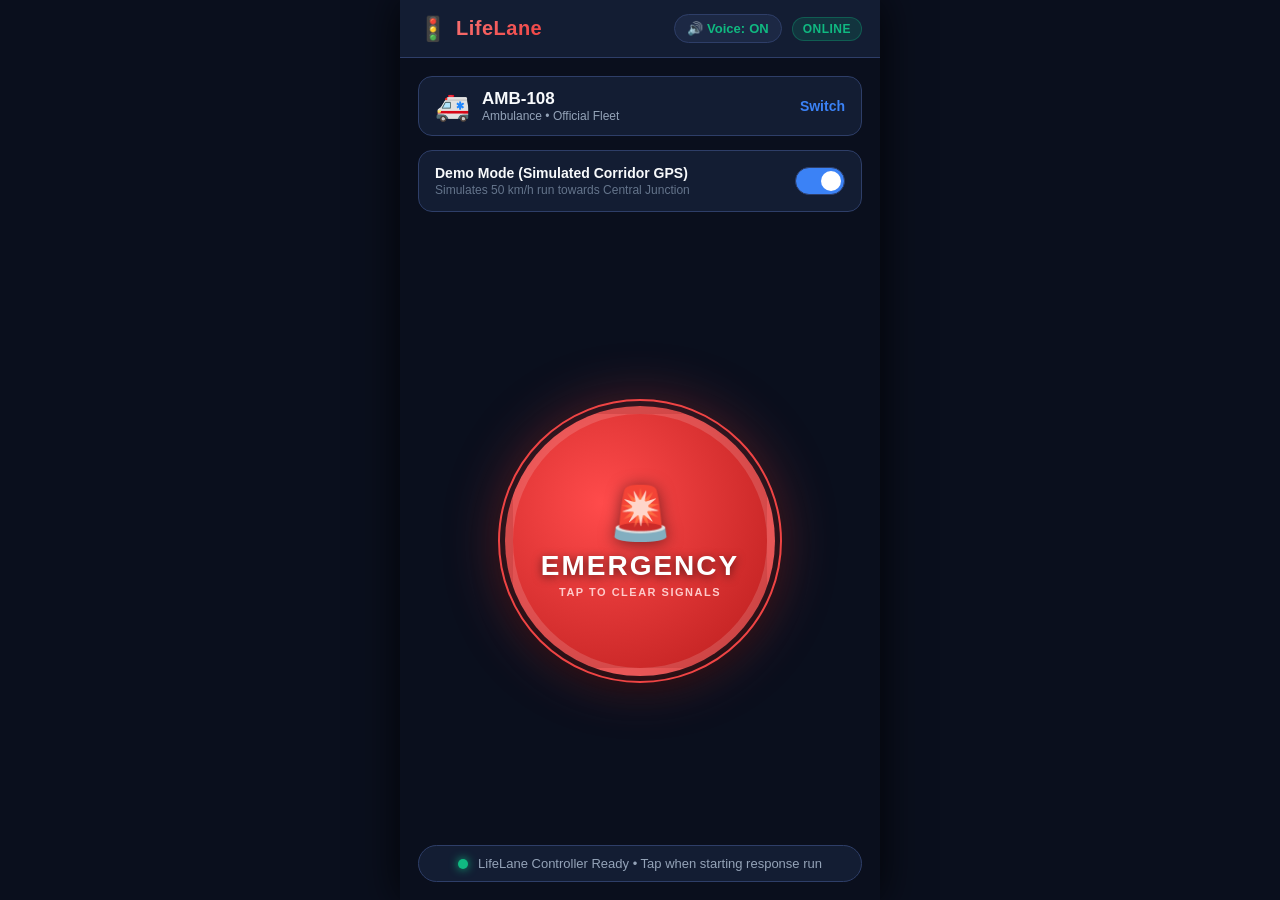
<file: driver_app/index.html>
<!DOCTYPE html>
<html lang="en">
<head>
  <meta charset="UTF-8">
  <meta name="viewport" content="width=device-width, initial-scale=1.0, maximum-scale=1.0, user-scalable=no">
  <meta name="theme-color" content="#dc2626">
  <meta name="apple-mobile-web-app-capable" content="yes">
  <meta name="apple-mobile-web-app-status-bar-style" content="black-translucent">
  <title>LifeLane – Driver Emergency Portal</title>
  <link rel="manifest" href="manifest.json">
  <link rel="icon" type="image/svg+xml" href="icon.svg">
  <link rel="stylesheet" href="style.css">
</head>
<body>
  <!-- App Container -->
  <div class="app-viewport">

    <!-- Top Navigation Bar -->
    <header class="app-header">
      <div class="brand">
        <span class="brand-icon">🚦</span>
        <span class="brand-name">LifeLane</span>
      </div>
      <div class="header-controls">
        <button id="voiceToggleBtn" class="pill-btn voice-btn" title="Toggle Voice Prompts">
          🔊 Voice: <span id="voiceStatusText">ON</span>
        </button>
        <div id="connectionBadge" class="connection-badge online">Online</div>
      </div>
    </header>

    <!-- Main Content Area -->
    <main class="app-body">

      <!-- ==================== SCREEN 1: LOGIN ==================== -->
      <section id="loginScreen" class="screen-view active">
        <div class="card login-card">
          <div class="hero-icon">🚑</div>
          <h1 class="screen-title">Vehicle Login</h1>
          <p class="screen-subtext">Enter your vehicle credentials to enable priority signal preemption.</p>

          <form id="loginForm" onsubmit="handleLogin(event)">
            <div class="form-group">
              <label for="vehicleIdInput">Vehicle ID / Number Plate</label>
              <input type="text" id="vehicleIdInput" placeholder="e.g. AMB-108 or DL-01-AM-1080" required autocomplete="off">
              <span class="input-hint">Official fleet ID or private registration</span>
            </div>

            <div class="form-group">
              <label for="vehicleTypeSelect">Vehicle Category</label>
              <select id="vehicleTypeSelect" required onchange="handleVehicleTypeChange()">
                <option value="ambulance">Ambulance (Official Fleet)</option>
                <option value="fire">Fire Brigade (Official Fleet)</option>
                <option value="police">Police Escort (Official Fleet)</option>
                <option value="private_medical">Private Vehicle (Medical Emergency)</option>
                <option value="private_fire">Private Vehicle (Fire Emergency)</option>
              </select>
            </div>

            <div class="quick-presets">
              <span class="preset-label">Demo Presets:</span>
              <button type="button" class="preset-chip" onclick="setPreset('AMB-108', 'ambulance')">Ambulance #108</button>
              <button type="button" class="preset-chip" onclick="setPreset('FIRE-101', 'fire')">Fire Engine #101</button>
              <button type="button" class="preset-chip" onclick="setPreset('PVT-9921', 'private_medical')">Private Medical</button>
            </div>

            <button type="submit" class="primary-btn">Connect Vehicle</button>
          </form>
        </div>
      </section>

      <!-- ==================== SCREEN 2: DRIVER COCKPIT (IDLE) ==================== -->
      <section id="cockpitScreen" class="screen-view">
        <!-- Vehicle Status Strip -->
        <div class="vehicle-strip">
          <div class="strip-left">
            <span id="cockpitVehicleIcon" class="vehicle-icon">🚑</span>
            <div>
              <div id="cockpitVehicleId" class="strip-id">AMB-108</div>
              <div id="cockpitVehicleType" class="strip-type">Ambulance • Official Fleet</div>
            </div>
          </div>
          <button class="text-btn" onclick="showScreen('loginScreen')">Switch</button>
        </div>

        <!-- Demo Mode & Simulation Controls -->
        <div class="control-card">
          <div class="toggle-row">
            <span class="toggle-label">
              <strong>Demo Mode (Simulated Corridor GPS)</strong>
              <small>Simulates 50 km/h run towards Central Junction</small>
            </span>
            <label class="switch">
              <input type="checkbox" id="demoGpsToggle" checked>
              <span class="slider round"></span>
            </label>
          </div>
        </div>

        <!-- The Giant Emergency Button -->
        <div class="emergency-action-container">
          <button id="emergencyBtn" class="giant-emergency-btn" onclick="openEmergencyModal()">
            <div class="btn-ripple"></div>
            <div class="btn-inner">
              <span class="siren-icon">🚨</span>
              <span class="btn-title">EMERGENCY</span>
              <span class="btn-subtitle">TAP TO CLEAR SIGNALS</span>
            </div>
          </button>
        </div>

        <!-- Readiness Footer -->
        <div class="readiness-banner">
          <span class="status-dot green"></span>
          <span>LifeLane Controller Ready • Tap when starting response run</span>
        </div>
      </section>

      <!-- ==================== SCREEN 3: ACTIVE EMERGENCY CORRIDOR ==================== -->
      <section id="activeCorridorScreen" class="screen-view">
        <!-- Live Priority Status Header -->
        <div class="corridor-banner">
          <div class="pulse-indicator"></div>
          <div>
            <h2 class="banner-title">PRIORITY CORRIDOR ACTIVE</h2>
            <div id="verifyMessageText" class="banner-subtitle">Request Verified • Signals Preempting</div>
          </div>
        </div>

        <!-- Main Real-Time HUD Card -->
        <div class="card hud-card">
          <div class="hud-target-label">NEXT JUNCTION CLEARANCE</div>
          <div id="nextJunctionName" class="hud-junction-name">Central Crossing (Junction C)</div>

          <div class="hud-timer-container">
            <div class="timer-dial">
              <span id="etaSecondsDisplay" class="hud-eta-number">45</span>
              <span class="hud-eta-unit">SEC</span>
            </div>
            <div class="hud-signal-status">
              <div class="signal-mini-graphic">
                <span class="mini-bulb red"></span>
                <span class="mini-bulb yellow"></span>
                <span class="mini-bulb green active"></span>
              </div>
              <div class="signal-text-block">
                <strong id="approachRoadText">Approach: SOUTH ROAD</strong>
                <span id="signalStateText" class="green-text">SIGNAL: GREEN WAVE ACTIVE</span>
              </div>
            </div>
          </div>

          <!-- Progress bar towards junction -->
          <div class="corridor-progress-bar">
            <div id="corridorProgressFill" class="progress-fill" style="width: 25%;"></div>
          </div>
          <div class="progress-meta">
            <span id="distRemainingText">Distance: 320m</span>
            <span id="liveSpeedText">Speed: 50 km/h</span>
          </div>
        </div>

        <!-- Live GPS & Dispatch Card -->
        <div class="card telemetry-card">
          <div class="telem-row">
            <span class="telem-label">Destination</span>
            <span id="corridorDestinationText" class="telem-val">City General Hospital</span>
          </div>
          <div class="telem-row">
            <span class="telem-label">GPS Stream</span>
            <span id="gpsStreamStatus" class="telem-val green-text">Updating every 3s (Live)</span>
          </div>
          <div class="telem-row">
            <span class="telem-label">Corridor Plan</span>
            <span id="corridorPlanInfo" class="telem-val">Full Preemption (45s window)</span>
          </div>
        </div>

        <!-- Emergency Cancel Button -->
        <div class="cancel-action-container">
          <button id="cancelCorridorBtn" class="cancel-btn" onclick="cancelActiveCorridor()">
            🛑 CANCEL EMERGENCY CORRIDOR
            <small>Restores normal signal cycle immediately</small>
          </button>
        </div>
      </section>

    </main>

    <!-- ==================== MODAL: EMERGENCY DISPATCH FORM ==================== -->
    <div id="emergencyModal" class="modal-backdrop">
      <div class="modal-dialog">
        <div class="modal-header">
          <h2 class="modal-title">🚨 Raise Emergency Priority</h2>
          <button class="close-btn" onclick="closeEmergencyModal()">&times;</button>
        </div>

        <form id="emergencyDispatchForm" onsubmit="submitEmergencyRequest(event)">
          <!-- Emergency Category -->
          <div class="form-group">
            <label>Emergency Type</label>
            <div class="radio-group">
              <label class="radio-card">
                <input type="radio" name="emergencyKind" value="medical" checked>
                <span class="radio-body">🏥 Medical</span>
              </label>
              <label class="radio-card">
                <input type="radio" name="emergencyKind" value="fire">
                <span class="radio-body">🔥 Fire Rescue</span>
              </label>
            </div>
          </div>

          <!-- Destination -->
          <div class="form-group">
            <label for="destinationSelect">Destination Hospital / Station</label>
            <select id="destinationSelect" required>
              <option value="City General Hospital">City General Hospital (North Corridor)</option>
              <option value="Metro Trauma Center">Metro Trauma Center (South Corridor)</option>
              <option value="Central Fire Station">Central Fire Station (East Corridor)</option>
              <option value="North Sector Fire Unit">North Sector Fire Unit</option>
            </select>
          </div>

          <!-- Conditional Field for Private Vehicles -->
          <div id="privateVerificationGroup" class="form-group private-only-box" style="display: none;">
            <label for="referenceIdInput">112 Incident ID or Hospital Name *</label>
            <input type="text" id="referenceIdInput" placeholder="e.g. 112-DEL-2024-8891 or City General Hospital">
            <span class="input-hint warning-hint">Mandatory for private vehicles to prevent unauthorized signal preemption.</span>
          </div>

          <div class="modal-actions">
            <button type="button" class="secondary-btn" onclick="closeEmergencyModal()">Cancel</button>
            <button type="submit" id="dispatchConfirmBtn" class="confirm-btn">
              ⚡ CLEAR CORRIDOR NOW
            </button>
          </div>
        </form>
      </div>
    </div>

  </div>

  <script src="app.js"></script>
</body>
</html>
</file>
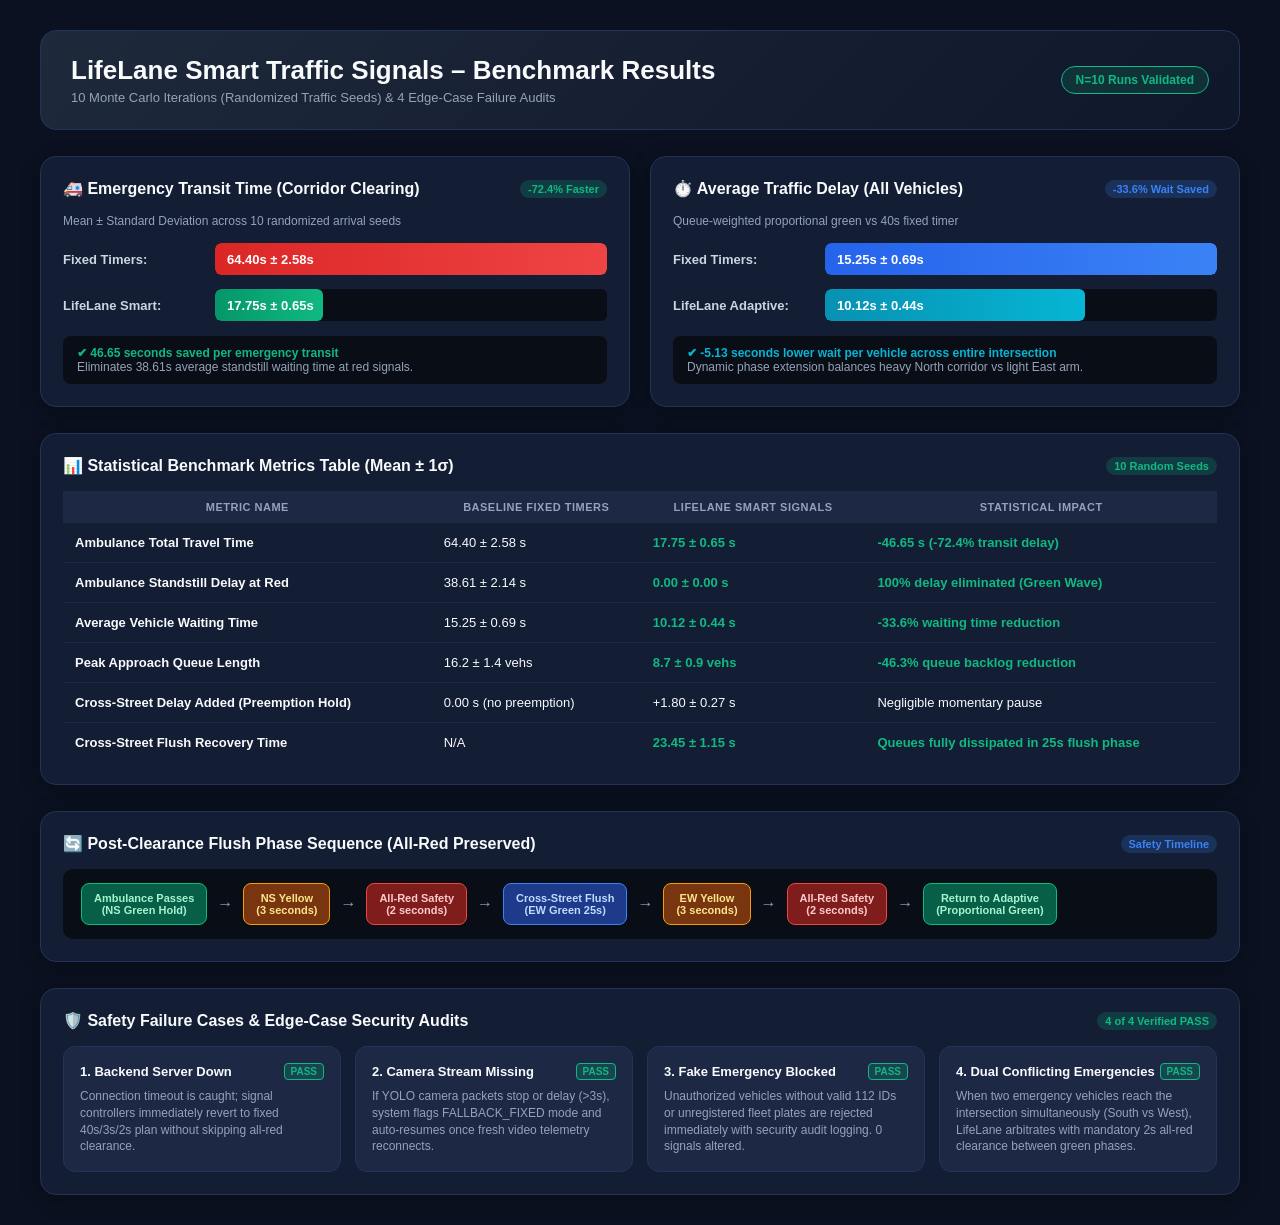
<file: presentation_charts.html>
<!DOCTYPE html>
<html lang="en">
<head>
  <meta charset="UTF-8">
  <meta name="viewport" content="width=device-width, initial-scale=1.0">
  <title>LifeLane – Benchmark Presentation Slides & Charts</title>
  <style>
    :root {
      --bg-page: #0b1120;
      --bg-card: #131d33;
      --border: #233358;
      --green: #10b981;
      --red: #ef4444;
      --blue: #3b82f6;
      --yellow: #f59e0b;
      --cyan: #06b6d4;
      --text-main: #f8fafc;
      --text-sub: #94a3b8;
    }

    * { box-sizing: border-box; margin: 0; padding: 0; font-family: -apple-system, BlinkMacSystemFont, "Segoe UI", Roboto, sans-serif; }
    body { background-color: var(--bg-page); color: var(--text-main); padding: 30px; }
    .deck { max-width: 1200px; margin: 0 auto; display: flex; flex-direction: column; gap: 26px; }

    .slide-banner {
      background: linear-gradient(135deg, #1e293b, #0f172a);
      border: 1px solid var(--border);
      border-radius: 16px;
      padding: 24px 30px;
      display: flex;
      justify-content: space-between;
      align-items: center;
    }
    .slide-title { font-size: 26px; font-weight: 800; }
    .slide-subtitle { color: var(--text-sub); font-size: 13px; margin-top: 4px; }
    .meta-badge { background: rgba(16, 185, 129, 0.15); color: var(--green); border: 1px solid var(--green); padding: 6px 14px; border-radius: 9999px; font-size: 12px; font-weight: 800; }

    .grid-2 { display: grid; grid-template-columns: 1fr 1fr; gap: 20px; }
    @media (max-width: 850px) { .grid-2 { grid-template-columns: 1fr; } }

    .card {
      background: var(--bg-card);
      border: 1px solid var(--border);
      border-radius: 16px;
      padding: 22px;
      box-shadow: 0 4px 20px rgba(0,0,0,0.3);
    }
    .card-header { display: flex; justify-content: space-between; align-items: center; margin-bottom: 16px; }
    .card-title { font-size: 16px; font-weight: 800; display: flex; align-items: center; gap: 8px; }
    .pill { font-size: 11px; font-weight: 800; padding: 3px 8px; border-radius: 9999px; }
    .pill.green { background: rgba(16, 185, 129, 0.2); color: var(--green); }
    .pill.blue { background: rgba(59, 130, 246, 0.2); color: var(--blue); }

    /* SVG Bars */
    .metric-bars { display: flex; flex-direction: column; gap: 14px; margin: 15px 0; }
    .bar-item { display: flex; align-items: center; gap: 12px; }
    .bar-lbl { width: 140px; font-size: 13px; font-weight: 700; color: #cbd5e1; }
    .bar-track { flex: 1; height: 32px; background: #090d16; border-radius: 6px; overflow: hidden; position: relative; }
    .bar-fill { height: 100%; border-radius: 6px; display: flex; align-items: center; padding-left: 12px; font-size: 13px; font-weight: 800; color: white; }
    .bar-fill.red { background: linear-gradient(90deg, #dc2626, #ef4444); width: 100%; }
    .bar-fill.green { background: linear-gradient(90deg, #059669, #10b981); width: 27.6%; }
    .bar-fill.blue-fixed { background: linear-gradient(90deg, #2563eb, #3b82f6); width: 100%; }
    .bar-fill.cyan-ll { background: linear-gradient(90deg, #0891b2, #06b6d4); width: 66.4%; }

    /* Table */
    table { width: 100%; border-collapse: collapse; font-size: 13px; margin-top: 10px; }
    th { background: #1c2844; color: var(--text-sub); padding: 10px 12px; font-size: 11px; text-transform: uppercase; letter-spacing: 0.5px; }
    td { padding: 12px; border-bottom: 1px solid rgba(255,255,255,0.05); }
    tr:last-child td { border-bottom: none; }
    .text-green { color: var(--green); font-weight: 800; }
    .text-red { color: var(--red); font-weight: 800; }

    /* Failure Grid */
    .failure-grid { display: grid; grid-template-columns: repeat(auto-fit, minmax(250px, 1fr)); gap: 14px; margin-top: 10px; }
    .fail-box { background: #1c2844; border: 1px solid var(--border); border-radius: 12px; padding: 16px; }
    .fail-top { display: flex; justify-content: space-between; align-items: center; margin-bottom: 8px; font-size: 13px; font-weight: 800; }
    .pass-tag { background: rgba(16, 185, 129, 0.2); color: var(--green); border: 1px solid var(--green); padding: 2px 6px; border-radius: 4px; font-size: 10px; }
    .fail-body { font-size: 12px; color: var(--text-sub); line-height: 1.4; }

    /* Timeline diagram */
    .flush-timeline {
      display: flex;
      align-items: center;
      gap: 10px;
      background: #090d16;
      border-radius: 10px;
      padding: 14px 18px;
      margin-top: 15px;
      overflow-x: auto;
    }
    .phase-chip {
      padding: 8px 12px;
      border-radius: 8px;
      font-size: 11px;
      font-weight: 800;
      text-align: center;
      white-space: nowrap;
    }
    .phase-chip.p-preempt { background: #065f46; color: #a7f3d0; border: 1px solid #10b981; }
    .phase-chip.p-yellow  { background: #78350f; color: #fde68a; border: 1px solid #f59e0b; }
    .phase-chip.p-allred  { background: #7f1d1d; color: #fecaca; border: 1px solid #ef4444; }
    .phase-chip.p-flush   { background: #1e3a8a; color: #bfdbfe; border: 1px solid #3b82f6; }
    .phase-arrow { color: var(--text-sub); font-size: 16px; }
  </style>
</head>
<body>

<div class="deck">
  <!-- Slide Header -->
  <div class="slide-banner">
    <div>
      <h1 class="slide-title">LifeLane Smart Traffic Signals – Benchmark Results</h1>
      <p class="slide-subtitle">10 Monte Carlo Iterations (Randomized Traffic Seeds) & 4 Edge-Case Failure Audits</p>
    </div>
    <div class="meta-badge">N=10 Runs Validated</div>
  </div>

  <!-- Row 1: The Two Core Performance Graphs -->
  <div class="grid-2">
    <!-- Chart 1: Ambulance Travel Time -->
    <div class="card">
      <div class="card-header">
        <span class="card-title">🚑 Emergency Transit Time (Corridor Clearing)</span>
        <span class="pill green">-72.4% Faster</span>
      </div>
      <p style="font-size:12px;color:var(--text-sub);">Mean ± Standard Deviation across 10 randomized arrival seeds</p>
      
      <div class="metric-bars">
        <div class="bar-item">
          <span class="bar-lbl">Fixed Timers:</span>
          <div class="bar-track">
            <div class="bar-fill red">64.40s ± 2.58s</div>
          </div>
        </div>
        <div class="bar-item">
          <span class="bar-lbl">LifeLane Smart:</span>
          <div class="bar-track">
            <div class="bar-fill green">17.75s ± 0.65s</div>
          </div>
        </div>
      </div>

      <div style="background:#090d16;border-radius:8px;padding:10px 14px;font-size:12px;margin-top:10px;">
        <span class="text-green">✔ 46.65 seconds saved per emergency transit</span><br>
        <span style="color:var(--text-sub);">Eliminates 38.61s average standstill waiting time at red signals.</span>
      </div>
    </div>

    <!-- Chart 2: General Vehicle Wait Time -->
    <div class="card">
      <div class="card-header">
        <span class="card-title">⏱️ Average Traffic Delay (All Vehicles)</span>
        <span class="pill blue">-33.6% Wait Saved</span>
      </div>
      <p style="font-size:12px;color:var(--text-sub);">Queue-weighted proportional green vs 40s fixed timer</p>

      <div class="metric-bars">
        <div class="bar-item">
          <span class="bar-lbl">Fixed Timers:</span>
          <div class="bar-track">
            <div class="bar-fill blue-fixed">15.25s ± 0.69s</div>
          </div>
        </div>
        <div class="bar-item">
          <span class="bar-lbl">LifeLane Adaptive:</span>
          <div class="bar-track">
            <div class="bar-fill cyan-ll">10.12s ± 0.44s</div>
          </div>
        </div>
      </div>

      <div style="background:#090d16;border-radius:8px;padding:10px 14px;font-size:12px;margin-top:10px;">
        <span style="color:var(--cyan);font-weight:800;">✔ -5.13 seconds lower wait per vehicle across entire intersection</span><br>
        <span style="color:var(--text-sub);">Dynamic phase extension balances heavy North corridor vs light East arm.</span>
      </div>
    </div>
  </div>

  <!-- Row 2: Comprehensive Statistical Table -->
  <div class="card">
    <div class="card-header">
      <span class="card-title">📊 Statistical Benchmark Metrics Table (Mean ± 1σ)</span>
      <span class="pill green">10 Random Seeds</span>
    </div>
    <table>
      <thead>
        <tr>
          <th>Metric Name</th>
          <th>Baseline Fixed Timers</th>
          <th>LifeLane Smart Signals</th>
          <th>Statistical Impact</th>
        </tr>
      </thead>
      <tbody>
        <tr>
          <td><strong>Ambulance Total Travel Time</strong></td>
          <td>64.40 ± 2.58 s</td>
          <td class="text-green">17.75 ± 0.65 s</td>
          <td class="text-green">-46.65 s (-72.4% transit delay)</td>
        </tr>
        <tr>
          <td><strong>Ambulance Standstill Delay at Red</strong></td>
          <td>38.61 ± 2.14 s</td>
          <td class="text-green">0.00 ± 0.00 s</td>
          <td class="text-green">100% delay eliminated (Green Wave)</td>
        </tr>
        <tr>
          <td><strong>Average Vehicle Waiting Time</strong></td>
          <td>15.25 ± 0.69 s</td>
          <td class="text-green">10.12 ± 0.44 s</td>
          <td class="text-green">-33.6% waiting time reduction</td>
        </tr>
        <tr>
          <td><strong>Peak Approach Queue Length</strong></td>
          <td>16.2 ± 1.4 vehs</td>
          <td class="text-green">8.7 ± 0.9 vehs</td>
          <td class="text-green">-46.3% queue backlog reduction</td>
        </tr>
        <tr>
          <td><strong>Cross-Street Delay Added (Preemption Hold)</strong></td>
          <td>0.00 s (no preemption)</td>
          <td>+1.80 ± 0.27 s</td>
          <td>Negligible momentary pause</td>
        </tr>
        <tr>
          <td><strong>Cross-Street Flush Recovery Time</strong></td>
          <td>N/A</td>
          <td class="text-green">23.45 ± 1.15 s</td>
          <td class="text-green">Queues fully dissipated in 25s flush phase</td>
        </tr>
      </tbody>
    </table>
  </div>

  <!-- Row 3: Post-Clearance Flush State Transition -->
  <div class="card">
    <div class="card-header">
      <span class="card-title">🔄 Post-Clearance Flush Phase Sequence (All-Red Preserved)</span>
      <span class="pill blue">Safety Timeline</span>
    </div>
    <div class="flush-timeline">
      <div class="phase-chip p-preempt">Ambulance Passes<br>(NS Green Hold)</div>
      <span class="phase-arrow">→</span>
      <div class="phase-chip p-yellow">NS Yellow<br>(3 seconds)</div>
      <span class="phase-arrow">→</span>
      <div class="phase-chip p-allred">All-Red Safety<br>(2 seconds)</div>
      <span class="phase-arrow">→</span>
      <div class="phase-chip p-flush">Cross-Street Flush<br>(EW Green 25s)</div>
      <span class="phase-arrow">→</span>
      <div class="phase-chip p-yellow">EW Yellow<br>(3 seconds)</div>
      <span class="phase-arrow">→</span>
      <div class="phase-chip p-allred">All-Red Safety<br>(2 seconds)</div>
      <span class="phase-arrow">→</span>
      <div class="phase-chip p-preempt">Return to Adaptive<br>(Proportional Green)</div>
    </div>
  </div>

  <!-- Row 4: Four Failure Cases & Security Audits -->
  <div class="card">
    <div class="card-header">
      <span class="card-title">🛡️ Safety Failure Cases & Edge-Case Security Audits</span>
      <span class="pill green">4 of 4 Verified PASS</span>
    </div>
    <div class="failure-grid">
      <div class="fail-box">
        <div class="fail-top">
          <span>1. Backend Server Down</span>
          <span class="pass-tag">PASS</span>
        </div>
        <p class="fail-body">
          Connection timeout is caught; signal controllers immediately revert to fixed 40s/3s/2s plan without skipping all-red clearance.
        </p>
      </div>

      <div class="fail-box">
        <div class="fail-top">
          <span>2. Camera Stream Missing</span>
          <span class="pass-tag">PASS</span>
        </div>
        <p class="fail-body">
          If YOLO camera packets stop or delay (>3s), system flags FALLBACK_FIXED mode and auto-resumes once fresh video telemetry reconnects.
        </p>
      </div>

      <div class="fail-box">
        <div class="fail-top">
          <span>3. Fake Emergency Blocked</span>
          <span class="pass-tag">PASS</span>
        </div>
        <p class="fail-body">
          Unauthorized vehicles without valid 112 IDs or unregistered fleet plates are rejected immediately with security audit logging. 0 signals altered.
        </p>
      </div>

      <div class="fail-box">
        <div class="fail-top">
          <span>4. Dual Conflicting Emergencies</span>
          <span class="pass-tag">PASS</span>
        </div>
        <p class="fail-body">
          When two emergency vehicles reach the intersection simultaneously (South vs West), LifeLane arbitrates with mandatory 2s all-red clearance between green phases.
        </p>
      </div>
    </div>
  </div>

</div>

</body>
</html>
</file>
<file: driver_app/style.css>
/* ==========================================================================
   LifeLane Driver Emergency Portal – Mobile-First Stylesheet
   High-Contrast Dark Theme for High-Stress Vehicle Cockpit Environments
   ========================================================================== */

:root {
  --bg-primary: #0a0f1d;
  --bg-secondary: #131d33;
  --bg-card: #1c2844;
  --border-color: #2e3e68;

  --accent-red: #ef4444;
  --accent-red-glow: rgba(239, 68, 68, 0.4);
  --accent-green: #10b981;
  --accent-green-glow: rgba(16, 185, 129, 0.35);
  --accent-yellow: #f59e0b;
  --accent-blue: #3b82f6;

  --text-primary: #f8fafc;
  --text-secondary: #94a3b8;
  --text-muted: #64748b;

  --font-family: -apple-system, BlinkMacSystemFont, "Segoe UI", Roboto, Oxygen, Ubuntu, Cantarell, sans-serif;
  --radius-sm: 8px;
  --radius-md: 14px;
  --radius-lg: 20px;
  --radius-full: 9999px;
}

* {
  box-sizing: border-box;
  margin: 0;
  padding: 0;
  -webkit-tap-highlight-color: transparent;
  user-select: none;
}

body {
  font-family: var(--font-family);
  background-color: var(--bg-primary);
  color: var(--text-primary);
  min-height: 100vh;
  display: flex;
  justify-content: center;
  align-items: stretch;
  overflow-x: hidden;
}

.app-viewport {
  width: 100%;
  max-width: 480px;
  min-height: 100vh;
  display: flex;
  flex-direction: column;
  background-color: var(--bg-primary);
  position: relative;
  box-shadow: 0 0 40px rgba(0, 0, 0, 0.8);
}

/* ── Top Header ─────────────────────────────────────────────────────────── */
.app-header {
  padding: 14px 18px;
  background-color: var(--bg-secondary);
  border-bottom: 1px solid var(--border-color);
  display: flex;
  justify-content: space-between;
  align-items: center;
  z-index: 10;
}

.brand {
  display: flex;
  align-items: center;
  gap: 8px;
}

.brand-icon {
  font-size: 24px;
}

.brand-name {
  font-size: 20px;
  font-weight: 800;
  letter-spacing: 0.5px;
  background: linear-gradient(135deg, #f87171, #ef4444);
  -webkit-background-clip: text;
  -webkit-text-fill-color: transparent;
}

.header-controls {
  display: flex;
  align-items: center;
  gap: 10px;
}

.pill-btn {
  background: var(--bg-card);
  border: 1px solid var(--border-color);
  color: var(--text-secondary);
  padding: 6px 12px;
  border-radius: var(--radius-full);
  font-size: 13px;
  font-weight: 600;
  cursor: pointer;
  display: flex;
  align-items: center;
  gap: 4px;
  transition: all 0.2s ease;
}

.pill-btn:active {
  transform: scale(0.96);
}

.connection-badge {
  font-size: 12px;
  font-weight: 700;
  padding: 4px 10px;
  border-radius: var(--radius-full);
  text-transform: uppercase;
  letter-spacing: 0.5px;
}

.connection-badge.online {
  background: rgba(16, 185, 129, 0.15);
  color: var(--accent-green);
  border: 1px solid rgba(16, 185, 129, 0.3);
}

.connection-badge.demo {
  background: rgba(59, 130, 246, 0.2);
  color: var(--accent-blue);
  border: 1px solid rgba(59, 130, 246, 0.4);
}

/* ── App Body & Screen Navigation ───────────────────────────────────────── */
.app-body {
  flex: 1;
  display: flex;
  flex-direction: column;
  padding: 18px;
  position: relative;
  overflow-y: auto;
}

.screen-view {
  display: none;
  flex-direction: column;
  flex: 1;
  animation: fadeIn 0.25s ease-out;
}

.screen-view.active {
  display: flex;
}

@keyframes fadeIn {
  from { opacity: 0; transform: translateY(6px); }
  to { opacity: 1; transform: translateY(0); }
}

/* ── Cards & Containers ─────────────────────────────────────────────────── */
.card {
  background-color: var(--bg-secondary);
  border: 1px solid var(--border-color);
  border-radius: var(--radius-lg);
  padding: 20px;
  margin-bottom: 16px;
}

.screen-title {
  font-size: 24px;
  font-weight: 800;
  margin-bottom: 6px;
}

.screen-subtext {
  color: var(--text-secondary);
  font-size: 14px;
  line-height: 1.4;
  margin-bottom: 22px;
}

/* ── Form Styles ────────────────────────────────────────────────────────── */
.form-group {
  margin-bottom: 18px;
  display: flex;
  flex-direction: column;
}

.form-group label {
  font-size: 13px;
  font-weight: 700;
  text-transform: uppercase;
  letter-spacing: 0.5px;
  color: var(--text-secondary);
  margin-bottom: 8px;
}

input[type="text"], select {
  background-color: var(--bg-primary);
  border: 1.5px solid var(--border-color);
  border-radius: var(--radius-md);
  color: var(--text-primary);
  font-size: 16px;
  font-weight: 600;
  padding: 14px 16px;
  outline: none;
  transition: border-color 0.2s;
  width: 100%;
}

input[type="text"]:focus, select:focus {
  border-color: var(--accent-red);
}

.input-hint {
  font-size: 12px;
  color: var(--text-muted);
  margin-top: 6px;
}

.warning-hint {
  color: #fbbf24;
}

.quick-presets {
  margin: 16px 0 24px 0;
  display: flex;
  flex-wrap: wrap;
  gap: 8px;
  align-items: center;
}

.preset-label {
  font-size: 12px;
  color: var(--text-muted);
  width: 100%;
  margin-bottom: 2px;
}

.preset-chip {
  background: var(--bg-card);
  border: 1px solid var(--border-color);
  color: var(--text-primary);
  padding: 8px 14px;
  border-radius: var(--radius-full);
  font-size: 13px;
  font-weight: 600;
  cursor: pointer;
}

.preset-chip:active {
  background: var(--border-color);
}

.primary-btn {
  background: linear-gradient(135deg, #ef4444, #dc2626);
  color: white;
  border: none;
  border-radius: var(--radius-md);
  font-size: 17px;
  font-weight: 800;
  padding: 16px;
  width: 100%;
  cursor: pointer;
  box-shadow: 0 4px 16px rgba(239, 68, 68, 0.4);
  transition: transform 0.15s;
}

.primary-btn:active {
  transform: scale(0.98);
}

/* ── Screen 2: Cockpit ──────────────────────────────────────────────────── */
.vehicle-strip {
  background: var(--bg-secondary);
  border: 1px solid var(--border-color);
  border-radius: var(--radius-md);
  padding: 12px 16px;
  display: flex;
  justify-content: space-between;
  align-items: center;
  margin-bottom: 14px;
}

.strip-left {
  display: flex;
  align-items: center;
  gap: 12px;
}

.vehicle-icon {
  font-size: 28px;
}

.strip-id {
  font-size: 17px;
  font-weight: 800;
}

.strip-type {
  font-size: 12px;
  color: var(--text-secondary);
  text-transform: capitalize;
}

.text-btn {
  background: none;
  border: none;
  color: var(--accent-blue);
  font-size: 14px;
  font-weight: 700;
  cursor: pointer;
}

/* Toggle Switch */
.control-card {
  background: var(--bg-secondary);
  border: 1px solid var(--border-color);
  border-radius: var(--radius-md);
  padding: 14px 16px;
  margin-bottom: 24px;
}

.toggle-row {
  display: flex;
  justify-content: space-between;
  align-items: center;
}

.toggle-label strong {
  display: block;
  font-size: 14px;
}

.toggle-label small {
  display: block;
  font-size: 12px;
  color: var(--text-muted);
  margin-top: 2px;
}

.switch {
  position: relative;
  display: inline-block;
  width: 50px;
  height: 28px;
  flex-shrink: 0;
}

.switch input {
  opacity: 0;
  width: 0;
  height: 0;
}

.slider {
  position: absolute;
  cursor: pointer;
  top: 0; left: 0; right: 0; bottom: 0;
  background-color: var(--bg-card);
  border: 1px solid var(--border-color);
  transition: .3s;
}

.slider:before {
  position: absolute;
  content: "";
  height: 20px;
  width: 20px;
  left: 3px;
  bottom: 3px;
  background-color: white;
  transition: .3s;
}

input:checked + .slider {
  background-color: var(--accent-blue);
}

input:checked + .slider:before {
  transform: translateX(22px);
}

.slider.round {
  border-radius: 34px;
}

.slider.round:before {
  border-radius: 50%;
}

/* ── Giant Emergency Button ─────────────────────────────────────────────── */
.emergency-action-container {
  flex: 1;
  display: flex;
  justify-content: center;
  align-items: center;
  padding: 20px 0;
}

.giant-emergency-btn {
  width: 270px;
  height: 270px;
  border-radius: 50%;
  background: radial-gradient(circle at 35% 35%, #ff4b4b, #b91c1c);
  border: 8px solid rgba(255, 255, 255, 0.15);
  box-shadow: 0 0 60px var(--accent-red-glow), 0 10px 30px rgba(0,0,0,0.8);
  position: relative;
  cursor: pointer;
  outline: none;
  transition: transform 0.15s;
  display: flex;
  justify-content: center;
  align-items: center;
}

.giant-emergency-btn:active {
  transform: scale(0.95);
  box-shadow: 0 0 80px rgba(239, 68, 68, 0.7);
}

.btn-ripple {
  position: absolute;
  top: -15px; left: -15px; right: -15px; bottom: -15px;
  border-radius: 50%;
  border: 2px solid var(--accent-red);
  animation: pulseRipple 2.2s infinite ease-out;
  pointer-events: none;
}

@keyframes pulseRipple {
  0% { transform: scale(0.95); opacity: 0.9; }
  100% { transform: scale(1.3); opacity: 0; }
}

.btn-inner {
  display: flex;
  flex-direction: column;
  align-items: center;
  justify-content: center;
}

.siren-icon {
  font-size: 52px;
  filter: drop-shadow(0 2px 8px rgba(0,0,0,0.5));
}

.btn-title {
  font-size: 28px;
  font-weight: 900;
  letter-spacing: 2px;
  color: white;
  margin-top: 6px;
  text-shadow: 0 2px 10px rgba(0,0,0,0.6);
}

.btn-subtitle {
  font-size: 11px;
  font-weight: 800;
  letter-spacing: 1.5px;
  color: #fecaca;
  margin-top: 4px;
}

.readiness-banner {
  background: var(--bg-secondary);
  border: 1px solid var(--border-color);
  border-radius: var(--radius-full);
  padding: 10px 16px;
  display: flex;
  align-items: center;
  justify-content: center;
  gap: 10px;
  font-size: 13px;
  color: var(--text-secondary);
  margin-top: auto;
}

.status-dot {
  width: 10px;
  height: 10px;
  border-radius: 50%;
}

.status-dot.green {
  background: var(--accent-green);
  box-shadow: 0 0 10px var(--accent-green);
}

/* ── Screen 3: Active Corridor View ─────────────────────────────────────── */
.corridor-banner {
  background: linear-gradient(135deg, rgba(16, 185, 129, 0.25), rgba(16, 185, 129, 0.08));
  border: 2px solid var(--accent-green);
  border-radius: var(--radius-lg);
  padding: 16px;
  display: flex;
  align-items: center;
  gap: 14px;
  margin-bottom: 14px;
}

.pulse-indicator {
  width: 18px;
  height: 18px;
  border-radius: 50%;
  background: var(--accent-green);
  box-shadow: 0 0 16px var(--accent-green);
  animation: beaconPulse 1.2s infinite alternate;
  flex-shrink: 0;
}

@keyframes beaconPulse {
  from { transform: scale(0.9); opacity: 0.7; }
  to { transform: scale(1.2); opacity: 1; }
}

.banner-title {
  font-size: 17px;
  font-weight: 900;
  color: var(--accent-green);
  letter-spacing: 0.5px;
}

.banner-subtitle {
  font-size: 13px;
  color: var(--text-primary);
  margin-top: 2px;
}

/* HUD Card */
.hud-card {
  text-align: center;
  padding: 24px 20px;
  background: radial-gradient(circle at 50% 0%, #1e293b, var(--bg-secondary));
}

.hud-target-label {
  font-size: 12px;
  font-weight: 800;
  letter-spacing: 1.5px;
  color: var(--text-muted);
}

.hud-junction-name {
  font-size: 22px;
  font-weight: 800;
  margin: 4px 0 18px 0;
  color: #ffffff;
}

.hud-timer-container {
  display: flex;
  justify-content: center;
  align-items: center;
  gap: 24px;
  margin: 12px 0 20px 0;
}

.timer-dial {
  background: #0f172a;
  border: 4px solid var(--accent-green);
  box-shadow: 0 0 25px var(--accent-green-glow);
  width: 120px;
  height: 120px;
  border-radius: 50%;
  display: flex;
  flex-direction: column;
  justify-content: center;
  align-items: center;
}

.hud-eta-number {
  font-size: 48px;
  font-weight: 900;
  color: var(--accent-green);
  line-height: 1;
}

.hud-eta-unit {
  font-size: 12px;
  font-weight: 800;
  letter-spacing: 1px;
  color: var(--text-muted);
  margin-top: 2px;
}

.hud-signal-status {
  text-align: left;
}

.signal-mini-graphic {
  background: #1e293b;
  border: 1px solid var(--border-color);
  border-radius: 12px;
  padding: 6px 12px;
  display: inline-flex;
  gap: 8px;
  margin-bottom: 6px;
}

.mini-bulb {
  width: 14px;
  height: 14px;
  border-radius: 50%;
  background: #334155;
}

.mini-bulb.green.active {
  background: var(--accent-green);
  box-shadow: 0 0 12px var(--accent-green);
}

.signal-text-block strong {
  display: block;
  font-size: 14px;
}

.green-text {
  color: var(--accent-green);
  font-size: 12px;
  font-weight: 700;
}

.corridor-progress-bar {
  width: 100%;
  height: 10px;
  background: var(--bg-primary);
  border-radius: var(--radius-full);
  overflow: hidden;
  margin-top: 10px;
}

.progress-fill {
  height: 100%;
  background: linear-gradient(90deg, #3b82f6, var(--accent-green));
  transition: width 0.3s;
}

.progress-meta {
  display: flex;
  justify-content: space-between;
  margin-top: 8px;
  font-size: 13px;
  color: var(--text-secondary);
}

/* Telemetry Card */
.telemetry-card {
  padding: 16px 20px;
}

.telem-row {
  display: flex;
  justify-content: space-between;
  padding: 8px 0;
  border-bottom: 1px solid rgba(255, 255, 255, 0.05);
}

.telem-row:last-child {
  border-bottom: none;
}

.telem-label {
  font-size: 13px;
  color: var(--text-secondary);
}

.telem-val {
  font-size: 14px;
  font-weight: 700;
}

/* Cancel Button */
.cancel-action-container {
  margin-top: auto;
  padding-top: 10px;
}

.cancel-btn {
  background: #1f2937;
  border: 2px solid #ef4444;
  color: #f87171;
  border-radius: var(--radius-lg);
  padding: 16px;
  width: 100%;
  font-size: 17px;
  font-weight: 900;
  letter-spacing: 0.5px;
  cursor: pointer;
  display: flex;
  flex-direction: column;
  align-items: center;
  transition: all 0.2s;
}

.cancel-btn small {
  font-size: 11px;
  font-weight: 600;
  color: var(--text-muted);
  margin-top: 3px;
}

.cancel-btn:active {
  background: #7f1d1d;
  color: white;
}

/* ── Modal Dialog ───────────────────────────────────────────────────────── */
.modal-backdrop {
  position: fixed;
  top: 0; left: 0; right: 0; bottom: 0;
  background: rgba(0, 0, 0, 0.85);
  backdrop-filter: blur(4px);
  display: none;
  justify-content: center;
  align-items: flex-end;
  z-index: 100;
  animation: fadeIn 0.2s;
}

.modal-backdrop.open {
  display: flex;
}

.modal-dialog {
  background: var(--bg-secondary);
  border: 1px solid var(--border-color);
  border-top-left-radius: var(--radius-lg);
  border-top-right-radius: var(--radius-lg);
  width: 100%;
  max-width: 480px;
  padding: 24px;
  box-shadow: 0 -10px 40px rgba(0,0,0,0.8);
  animation: slideUp 0.25s ease-out;
}

@keyframes slideUp {
  from { transform: translateY(100%); }
  to { transform: translateY(0); }
}

.modal-header {
  display: flex;
  justify-content: space-between;
  align-items: center;
  margin-bottom: 20px;
}

.modal-title {
  font-size: 20px;
  font-weight: 800;
}

.close-btn {
  background: none;
  border: none;
  color: var(--text-secondary);
  font-size: 28px;
  cursor: pointer;
  line-height: 1;
}

.radio-group {
  display: grid;
  grid-template-columns: 1fr 1fr;
  gap: 12px;
}

.radio-card {
  cursor: pointer;
}

.radio-card input {
  display: none;
}

.radio-body {
  display: block;
  background: var(--bg-card);
  border: 1.5px solid var(--border-color);
  border-radius: var(--radius-md);
  padding: 14px;
  text-align: center;
  font-size: 15px;
  font-weight: 700;
  transition: all 0.2s;
}

.radio-card input:checked + .radio-body {
  border-color: var(--accent-red);
  background: rgba(239, 68, 68, 0.15);
  color: white;
}

.private-only-box {
  background: rgba(245, 158, 11, 0.08);
  border: 1px dashed var(--accent-yellow);
  border-radius: var(--radius-md);
  padding: 14px;
}

.modal-actions {
  display: flex;
  gap: 12px;
  margin-top: 24px;
}

.secondary-btn {
  background: var(--bg-card);
  border: 1px solid var(--border-color);
  color: var(--text-secondary);
  border-radius: var(--radius-md);
  padding: 16px;
  font-size: 15px;
  font-weight: 700;
  flex: 1;
  cursor: pointer;
}

.confirm-btn {
  background: linear-gradient(135deg, #ef4444, #dc2626);
  border: none;
  color: white;
  border-radius: var(--radius-md);
  padding: 16px;
  font-size: 16px;
  font-weight: 900;
  letter-spacing: 0.5px;
  flex: 2;
  cursor: pointer;
  box-shadow: 0 4px 16px var(--accent-red-glow);
}
</file>
